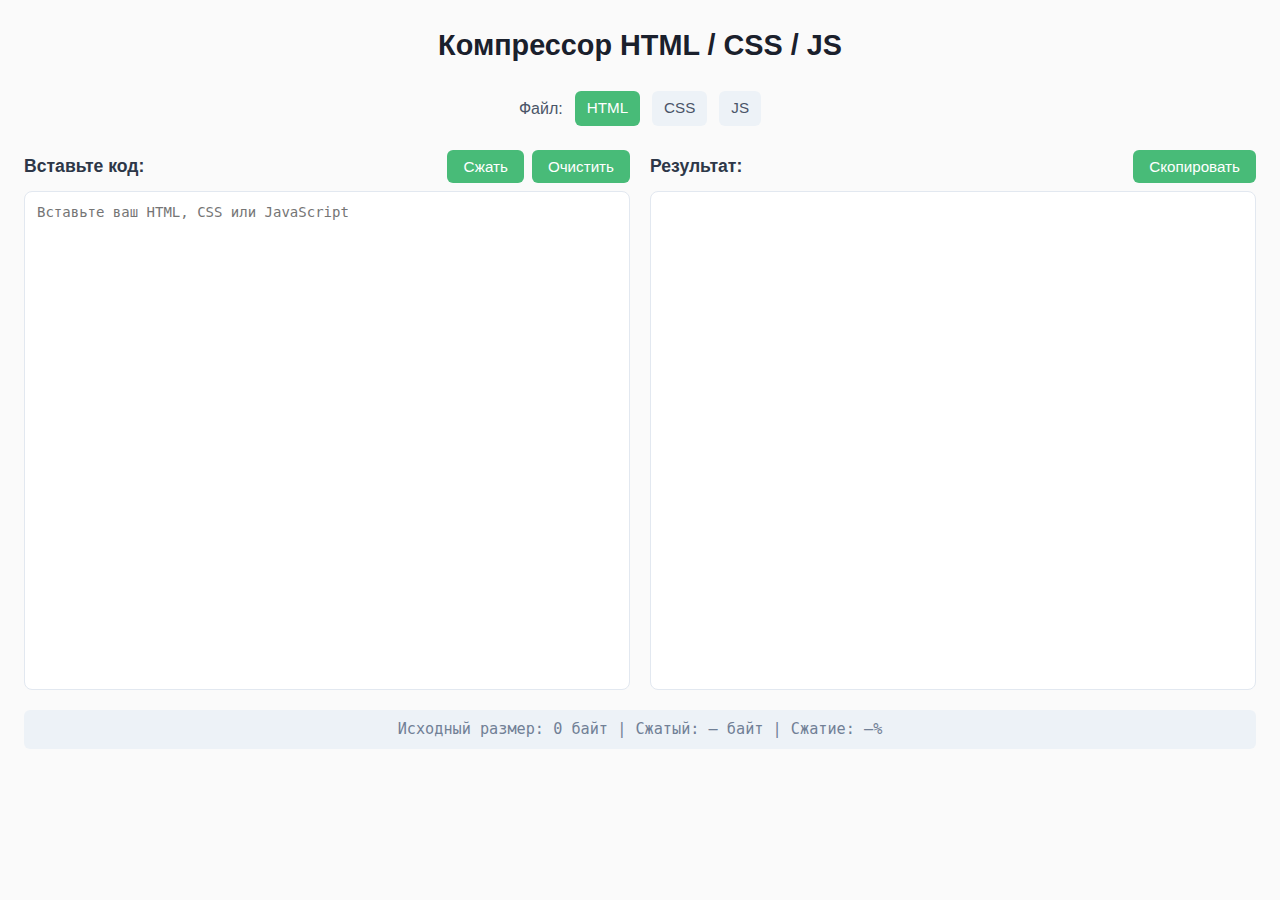
<file: html/compressor/index.html>
<!DOCTYPE html>
<html lang="ru">

<head>
    <meta charset="UTF-8">
    <meta name="viewport" content="width=device-width, initial-scale=1.0">
    <title>Компрессор html, css и js</title>
    <link rel="stylesheet" href="css/style.css">
</head>

<body>

    <h1>Компрессор HTML / CSS / JS</h1>

    <div class="type-compressor">
        <span>Файл:</span>
        <input type="radio" name="fileType" id="html" value="html" checked>
        <label for="html">HTML</label>
        <input type="radio" name="fileType" id="css" value="css">
        <label for="css">CSS</label>
        <input type="radio" name="fileType" id="js" value="js">
        <label for="js">JS</label>
    </div>

    <div class="area">
        <div class="left">
            <div class="top">
                <label for="input">Вставьте код:</label>
                <div class="btn-list">
                    <button type="button" onclick="compress()">Сжать</button>
                    <button type="button" onclick="clearInput()">Очистить</button>
                </div>
            </div>
            <textarea id="input" placeholder="Вставьте ваш HTML, CSS или JavaScript"></textarea>
        </div>

        <div class="right">
            <div class="top">
                <label for="output">Результат:</label>
                <div class="btn-list">
                    <button type="button" onclick="copyResult()">Скопировать</button>
                </div>
            </div>
            <textarea id="output" readonly></textarea>
        </div>
    </div>

    <div class="stats" id="stats">Исходный размер: 0 байт | Сжатый: — байт | Сжатие: —%</div>

    <script src="js/index.js"></script>

</body>

</html>
</file>
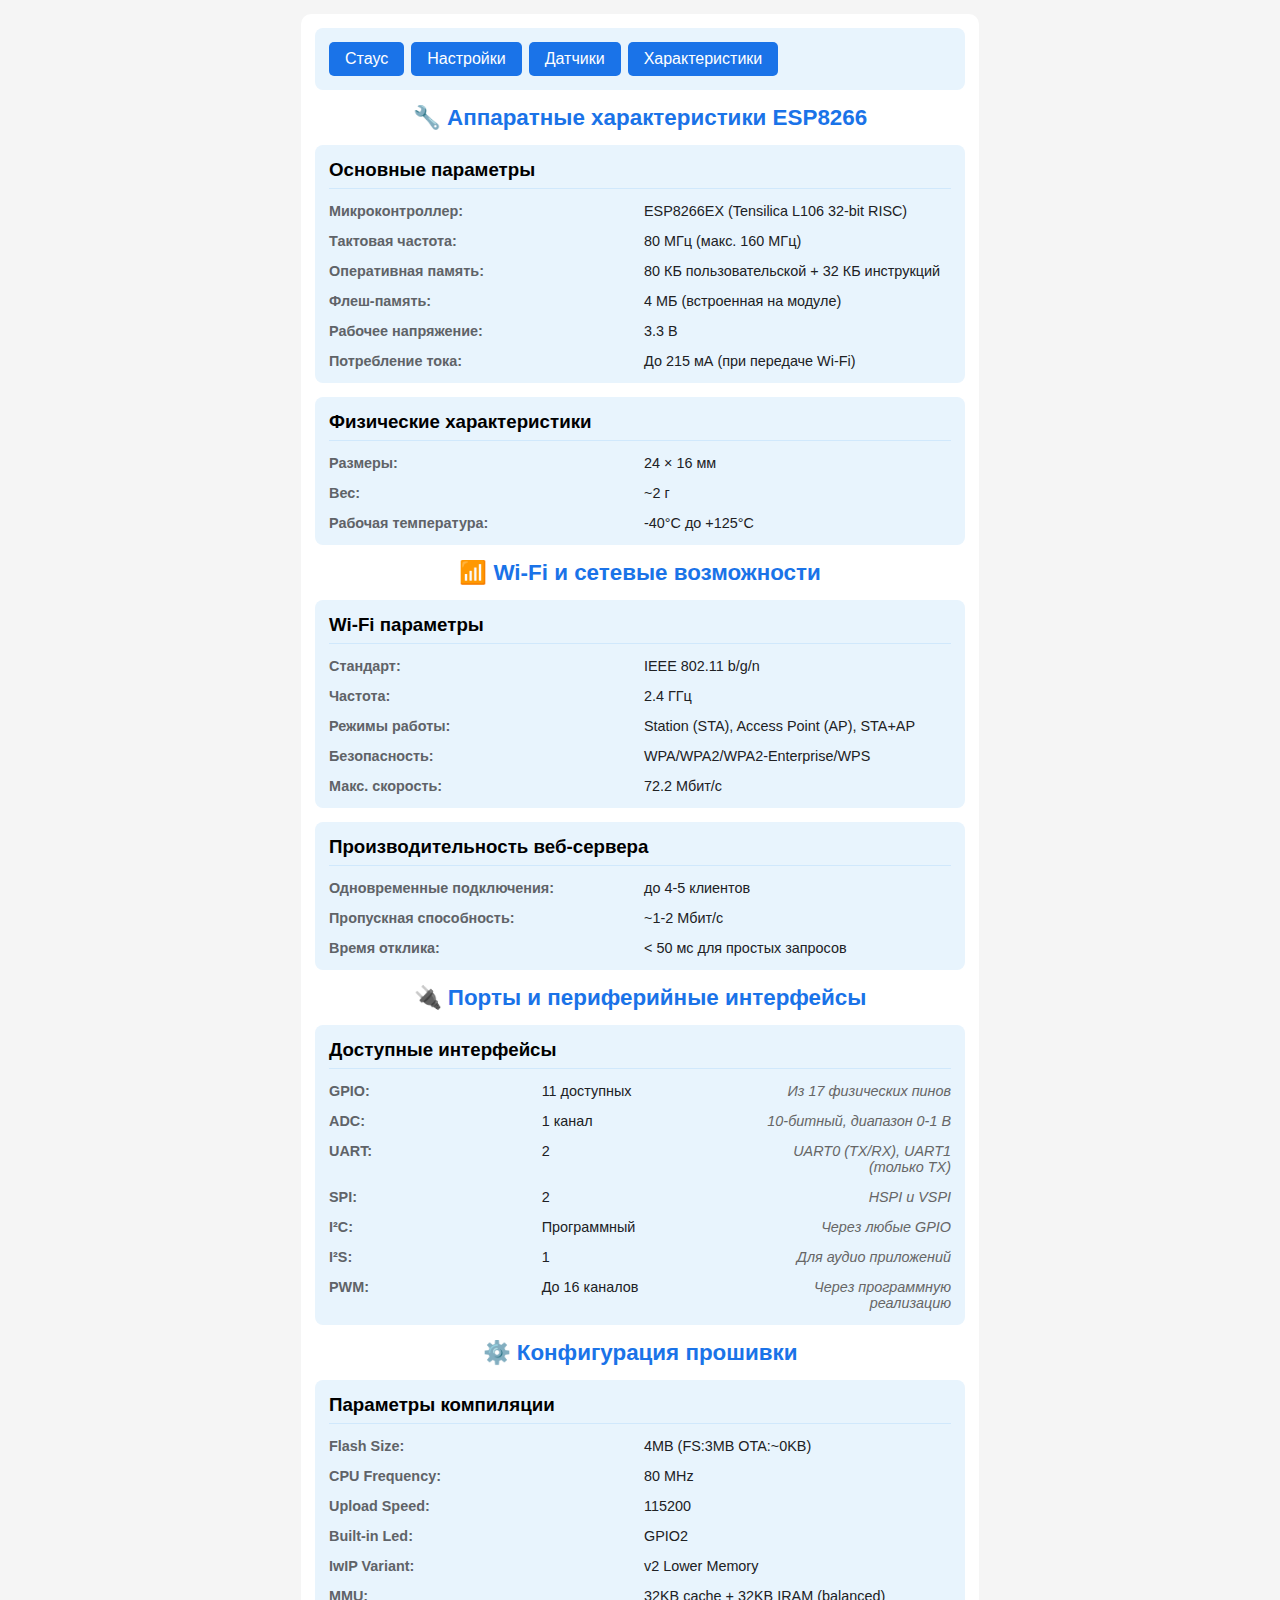
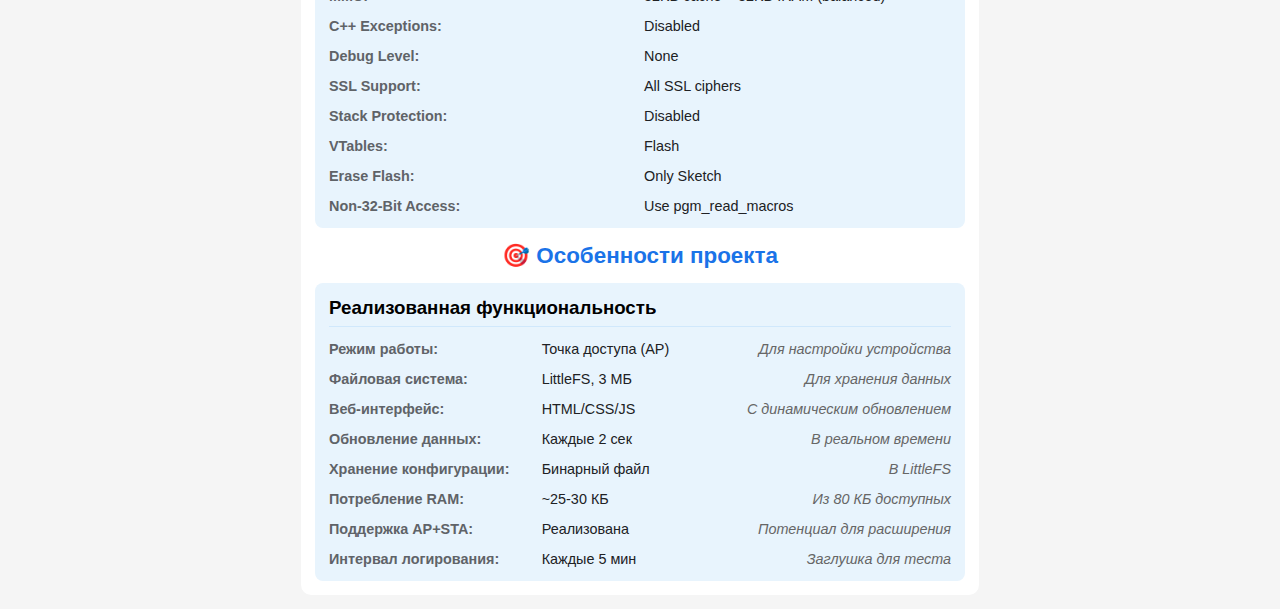
<file: html/attributes.html>
<!DOCTYPE html>
<html>

<head>
    <meta charset='UTF-8'>
    <meta name='viewport' content='width=device-width'>
    <title>📱 ESP-12E ESP8266 - Характеристики</title>
    <style>
        body {
            font-family: sans-serif;
            padding: 7px;
            margin: 7px;
            background: #f5f5f5
        }
        .container {
            max-width: 650px;
            background: white;
            padding: 14px;
            border-radius: 10px;
            display: flex;
            flex-direction: column;
            gap: 14px;
            margin: 0 auto;
        }
        .panel {
            background: #e8f4fd;
            padding: 14px;
            border-radius: 8px;
            display: flex;
            flex-direction: column;
            gap: 14px;
        }
        .btn-nav {
            text-align: center;
            display: flex;
            flex-wrap: wrap;
            gap: 7px;
        }
        .btn-nav a {
            display: inline-block;
            padding: 8px 16px;
            background: #1a73e8;
            color: white;
            text-decoration: none;
            border-radius: 5px;
        }
        h2 {
            color: #1a73e8;
            text-align: center;
            margin: 0;
            font-size: 1.4rem;
        }
        .panel-title {
            margin: 0;
            padding-bottom: 7px;
            border-bottom: 1px solid #d0e8fc;
        }
        .panel-row {
            display: flex;
            font-size: 0.9rem;
        }
        .panel-row > *{
            width: 100%;
            vertical-align: text-bottom;
        }
        .panel-row > .panel-value:nth-child(3) {
            color: #666; 
            font-style: italic; 
            text-align: right;
        }
        .panel-label {
            font-weight: bold;
            color: #5f6368;
            padding-right: 8px;
        }
        .panel-value {
            color: #202124;
        }
    </style>
</head>

<body>
    <div class='container'>

        <div class="panel">
            <div class="btn-nav">
                <a href="/">Стаус</a>
                <a href="/settings">Настройки</a>
                <a href="/sensors">Датчики</a>
                <a href="/attributes">Характеристики</a>
            </div>
        </div>

        <h2>🔧 Аппаратные характеристики ESP8266</h2>

        <div class='panel'>
            <h3 class="panel-title">Основные параметры</h3>
            <div class='panel-row'><span class='panel-label'>Микроконтроллер:</span><span class='panel-value'>ESP8266EX (Tensilica L106 32-bit RISC)</span></div>
            <div class='panel-row'><span class='panel-label'>Тактовая частота:</span><span class='panel-value'>80 МГц (макс. 160 МГц)</span></div>
            <div class='panel-row'><span class='panel-label'>Оперативная память:</span><span class='panel-value'>80 КБ пользовательской + 32 КБ инструкций</span></div>
            <div class='panel-row'><span class='panel-label'>Флеш-память:</span><span class='panel-value'>4 МБ (встроенная на модуле)</span></div>
            <div class='panel-row'><span class='panel-label'>Рабочее напряжение:</span><span class='panel-value'>3.3 В</span></div>
            <div class='panel-row'><span class='panel-label'>Потребление тока:</span><span class='panel-value'>До 215 мА (при передаче Wi-Fi)</span></div>
        </div>
        
        <div class='panel'>
            <h3 class="panel-title">Физические характеристики</h3>
            <div class='panel-row'><span class='panel-label'>Размеры:</span><span class='panel-value'>24 × 16 мм</span></div>
            <div class='panel-row'><span class='panel-label'>Вес:</span><span class='panel-value'>~2 г</span></div>
            <div class='panel-row'><span class='panel-label'>Рабочая температура:</span><span class='panel-value'>-40°C до +125°C</span></div>
        </div>

        <h2>📶 Wi-Fi и сетевые возможности</h2>

        <div class='panel'>
            <h3 class="panel-title">Wi-Fi параметры</h3>
            <div class='panel-row'><span class='panel-label'>Стандарт:</span><span class='panel-value'>IEEE 802.11 b/g/n</span></div>
            <div class='panel-row'><span class='panel-label'>Частота:</span><span class='panel-value'>2.4 ГГц</span></div>
            <div class='panel-row'><span class='panel-label'>Режимы работы:</span><span class='panel-value'>Station (STA), Access Point (AP), STA+AP</span></div>
            <div class='panel-row'><span class='panel-label'>Безопасность:</span><span class='panel-value'>WPA/WPA2/WPA2-Enterprise/WPS</span></div>
            <div class='panel-row'><span class='panel-label'>Макс. скорость:</span><span class='panel-value'>72.2 Мбит/с</span></div>
        </div>
        
        <div class='panel'>
            <h3 class="panel-title">Производительность веб-сервера</h3>
            <div class='panel-row'><span class='panel-label'>Одновременные подключения:</span><span class='panel-value'>до 4-5 клиентов</span></div>
            <div class='panel-row'><span class='panel-label'>Пропускная способность:</span><span class='panel-value'>~1-2 Мбит/с</span></div>
            <div class='panel-row'><span class='panel-label'>Время отклика:</span><span class='panel-value'>&lt; 50 мс для простых запросов</span></div>
        </div>

        <h2>🔌 Порты и периферийные интерфейсы</h2>

        <div class='panel'>
            <h3 class="panel-title">Доступные интерфейсы</h3>
            <div class='panel-row'><span class='panel-label'>GPIO:</span><span class='panel-value'>11 доступных</span><span class='panel-value'>Из 17 физических пинов</span></div>
            <div class='panel-row'><span class='panel-label'>ADC:</span><span class='panel-value'>1 канал</span><span class='panel-value'>10-битный, диапазон 0-1 В</span></div>
            <div class='panel-row'><span class='panel-label'>UART:</span><span class='panel-value'>2</span><span class='panel-value'>UART0 (TX/RX), UART1 (только TX)</span></div>
            <div class='panel-row'><span class='panel-label'>SPI:</span><span class='panel-value'>2</span><span class='panel-value'>HSPI и VSPI</span></div>
            <div class='panel-row'><span class='panel-label'>I²C:</span><span class='panel-value'>Программный</span><span class='panel-value'>Через любые GPIO</span></div>
            <div class='panel-row'><span class='panel-label'>I²S:</span><span class='panel-value'>1</span><span class='panel-value'>Для аудио приложений</span></div>
            <div class='panel-row'><span class='panel-label'>PWM:</span><span class='panel-value'>До 16 каналов</span><span class='panel-value'>Через программную реализацию</span></div>
        </div>

        <h2>⚙️ Конфигурация прошивки</h2>

        <div class='panel'>
            <h3 class="panel-title">Параметры компиляции</h3>
            <div class='panel-row'><span class='panel-label'>Flash Size:</span><span class='panel-value'>4MB (FS:3MB OTA:~0KB)</span></div>
            <div class='panel-row'><span class='panel-label'>CPU Frequency:</span><span class='panel-value'>80 MHz</span></div>
            <div class='panel-row'><span class='panel-label'>Upload Speed:</span><span class='panel-value'>115200</span></div>
            <div class='panel-row'><span class='panel-label'>Built-in Led:</span><span class='panel-value'>GPIO2</span></div>
            <div class='panel-row'><span class='panel-label'>IwIP Variant:</span><span class='panel-value'>v2 Lower Memory</span></div>
            <div class='panel-row'><span class='panel-label'>MMU:</span><span class='panel-value'>32KB cache + 32KB IRAM (balanced)</span></div>
            <div class='panel-row'><span class='panel-label'>C++ Exceptions:</span><span class='panel-value'>Disabled</span></div>
            <div class='panel-row'><span class='panel-label'>Debug Level:</span><span class='panel-value'>None</span></div>
            <div class='panel-row'><span class='panel-label'>SSL Support:</span><span class='panel-value'>All SSL ciphers</span></div>
            <div class='panel-row'><span class='panel-label'>Stack Protection:</span><span class='panel-value'>Disabled</span></div>
            <div class='panel-row'><span class='panel-label'>VTables:</span><span class='panel-value'>Flash</span></div>
            <div class='panel-row'><span class='panel-label'>Erase Flash:</span><span class='panel-value'>Only Sketch</span></div>
            <div class='panel-row'><span class='panel-label'>Non-32-Bit Access:</span><span class='panel-value'>Use pgm_read_macros</span></div>
        </div>

        <h2>🎯 Особенности проекта</h2>

        <div class='panel'>
            <h3 class="panel-title">Реализованная функциональность</h3>
            <div class='panel-row'><span class='panel-label'>Режим работы:</span><span class='panel-value'>Точка доступа (AP)</span><span class='panel-value'>Для настройки устройства</span></div>
            <div class='panel-row'><span class='panel-label'>Файловая система:</span><span class='panel-value'>LittleFS, 3 МБ</span><span class='panel-value'>Для хранения данных</span></div>
            <div class='panel-row'><span class='panel-label'>Веб-интерфейс:</span><span class='panel-value'>HTML/CSS/JS</span><span class='panel-value'>С динамическим обновлением</span></div>
            <div class='panel-row'><span class='panel-label'>Обновление данных:</span><span class='panel-value'>Каждые 2 сек</span><span class='panel-value'>В реальном времени</span></div>
            <div class='panel-row'><span class='panel-label'>Хранение конфигурации:</span><span class='panel-value'>Бинарный файл</span><span class='panel-value'>В LittleFS</span></div>
            <div class='panel-row'><span class='panel-label'>Потребление RAM:</span><span class='panel-value'>~25-30 КБ</span><span class='panel-value'>Из 80 КБ доступных</span></div>
            <div class='panel-row'><span class='panel-label'>Поддержка AP+STA:</span><span class='panel-value'>Реализована</span><span class='panel-value'>Потенциал для расширения</span></div>
            <div class='panel-row'><span class='panel-label'>Интервал логирования:</span><span class='panel-value'>Каждые 5 мин</span><span class='panel-value'>Заглушка для теста</span></div>
        </div>

    </div>

</body>

</html>
</file>
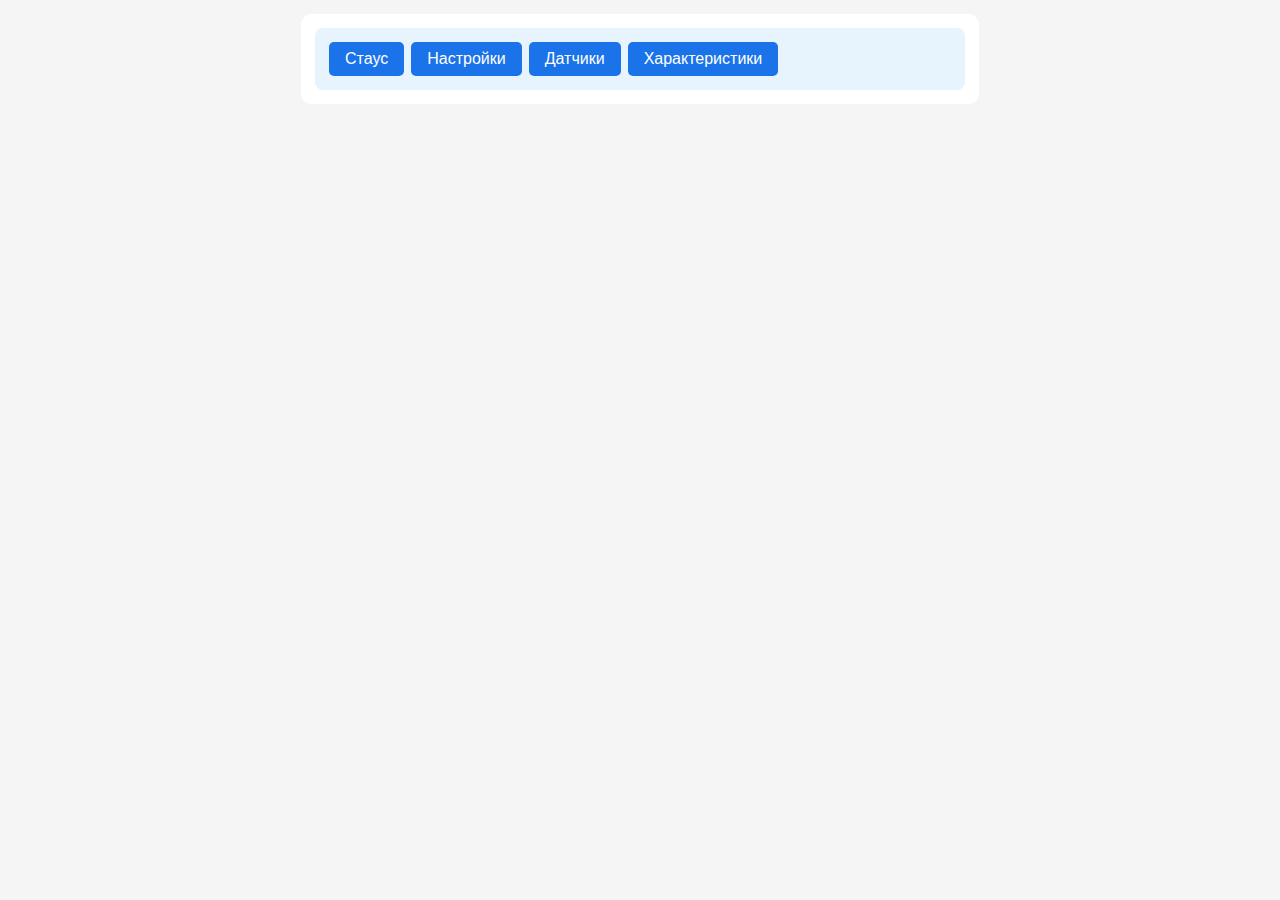
<file: html/sensors.html>
<!DOCTYPE html>
<html lang="ru">
<head>
    <meta charset="UTF-8">
    <meta name="viewport" content="width=device-width, initial-scale=1.0">
    <title>📱 ESP-12E ESP8266 - Датчики</title>
    <style>
        body {
            font-family: sans-serif;
            padding: 7px;
            margin: 7px;
            background: #f5f5f5
        }
        .container {
            max-width: 650px;
            background: white;
            padding: 14px;
            border-radius: 10px;
            display: flex;
            flex-direction: column;
            gap: 14px;
            margin: 0 auto;
        }
        .panel {
            background: #e8f4fd;
            padding: 14px;
            border-radius: 8px;
            display: flex;
            flex-direction: column;
            gap: 14px;
        }
        .btn-nav {
            text-align: center;
            display: flex;
            flex-wrap: wrap;
            gap: 7px;
        }
        .btn-nav a {
            display: inline-block;
            padding: 8px 16px;
            background: #1a73e8;
            color: white;
            text-decoration: none;
            border-radius: 5px;
        }
        h2 {
            color: #1a73e8;
            text-align: center;
            margin: 0;
            font-size: 1.4rem;
        }
        .panel-title {
            margin: 0;
            padding-bottom: 7px;
            border-bottom: 1px solid #d0e8fc;
        }
        .panel-row {
            display: flex;
            font-size: 0.9rem;
        }
        .panel-row > *{
            width: 100%;
            vertical-align: text-bottom;
        }
        .panel-row > .panel-value:nth-child(3) {
            color: #666; 
            font-style: italic; 
            text-align: right;
        }
        .panel-label {
            font-weight: bold;
            color: #5f6368;
            padding-right: 8px;
        }
        .panel-value {
            color: #202124;
        }
    </style>
</head>
<body>
    <div class='container'>

        <div class="panel">
            <div class="btn-nav">
                <a href="/">Стаус</a>
                <a href="/settings">Настройки</a>
                <a href="/sensors">Датчики</a>
                <a href="/attributes">Характеристики</a>
            </div>
        </div>

    </div>
</body>
</html>
</file>
<file: html/compressor/css/style.css>
* {
    box-sizing: border-box;
}

body {
    font-family: -apple-system, BlinkMacSystemFont, 'Segoe UI', Roboto, Oxygen, sans-serif;
    padding: 24px;
    background: #fafafa;
    color: #2d3748;
    line-height: 1.5;
    margin: 0;
}

h1 {
    text-align: center;
    font-weight: 600;
    font-size: 1.8rem;
    margin: 0 0 24px;
    color: #1a202c;
}

/* Переключатель типа файла */
.type-compressor {
    display: flex;
    justify-content: center;
    align-items: center;
    gap: 12px;
    margin-bottom: 24px;
    flex-wrap: wrap;
}

.type-compressor span {
    font-weight: 500;
    color: #4a5568;
}

.type-compressor label {
    cursor: pointer;
    padding: 6px 12px;
    border-radius: 6px;
    background: #edf2f7;
    color: #4a5568;
    font-size: 0.95rem;
    transition: all 0.2s ease;
}

.type-compressor input[type="radio"] {
    display: none;
}

.type-compressor input[type="radio"]:checked + label {
    background: #48bb78;
    color: white;
}

/* Основная область */
.area {
    display: flex;
    gap: 20px;
    height: 60vh;
    margin-bottom: 20px;
}

.left,
.right {
    display: flex;
    flex-direction: column;
    width: 100%;
}

/* Верхняя панель с заголовком и кнопками */
.top {
    display: flex;
    justify-content: space-between;
    align-items: center;
    margin-bottom: 8px;
}

.top label {
    font-weight: 600;
    font-size: 1.1rem;
    color: #2d3748;
}

.btn-list {
    display: flex;
    gap: 8px;
}

button {
    padding: 8px 16px;
    background: #48bb78;
    color: white;
    border: none;
    border-radius: 6px;
    cursor: pointer;
    font-size: 0.95rem;
    font-weight: 500;
    transition: background 0.2s ease, transform 0.1s ease;
}

button:hover {
    background: #38a169;
}

button:active {
    transform: translateY(1px);
}

button:focus {
    outline: 2px solid #a0aec0;
    outline-offset: 2px;
}

/* Текстовые поля */
textarea {
    width: 100%;
    flex: 1;
    padding: 12px;
    font-family: 'SF Mono', 'Monaco', 'Inconsolata', monospace;
    font-size: 14px;
    resize: none;
    border: 1px solid #e2e8f0;
    border-radius: 8px;
    background: white;
    color: #2d3748;
    transition: border-color 0.2s ease;
}

textarea:focus {
    outline: none;
    border-color: #48bb78;
    box-shadow: 0 0 0 2px rgba(72, 187, 120, 0.2);
}

/* Статистика */
.stats {
    text-align: center;
    font-size: 0.95rem;
    color: #718096;
    padding: 8px;
    background: #edf2f7;
    border-radius: 6px;
    font-family: monospace;
}

/* Адаптивность */
@media (max-width: 768px) {
    .area {
        flex-direction: column;
        height: auto;
        gap: 16px;
    }

    h1 {
        font-size: 1.5rem;
        margin-bottom: 20px;
    }

    .type-compressor {
        gap: 8px;
        margin-bottom: 20px;
    }

    .top {
        flex-direction: column;
        align-items: flex-start;
        gap: 8px;
    }

    .btn-list {
        align-self: flex-end;
    }
}


/*
время - 10:20
дата - 06.02.26
кабинет - 801 библиотека
*/
</file>
